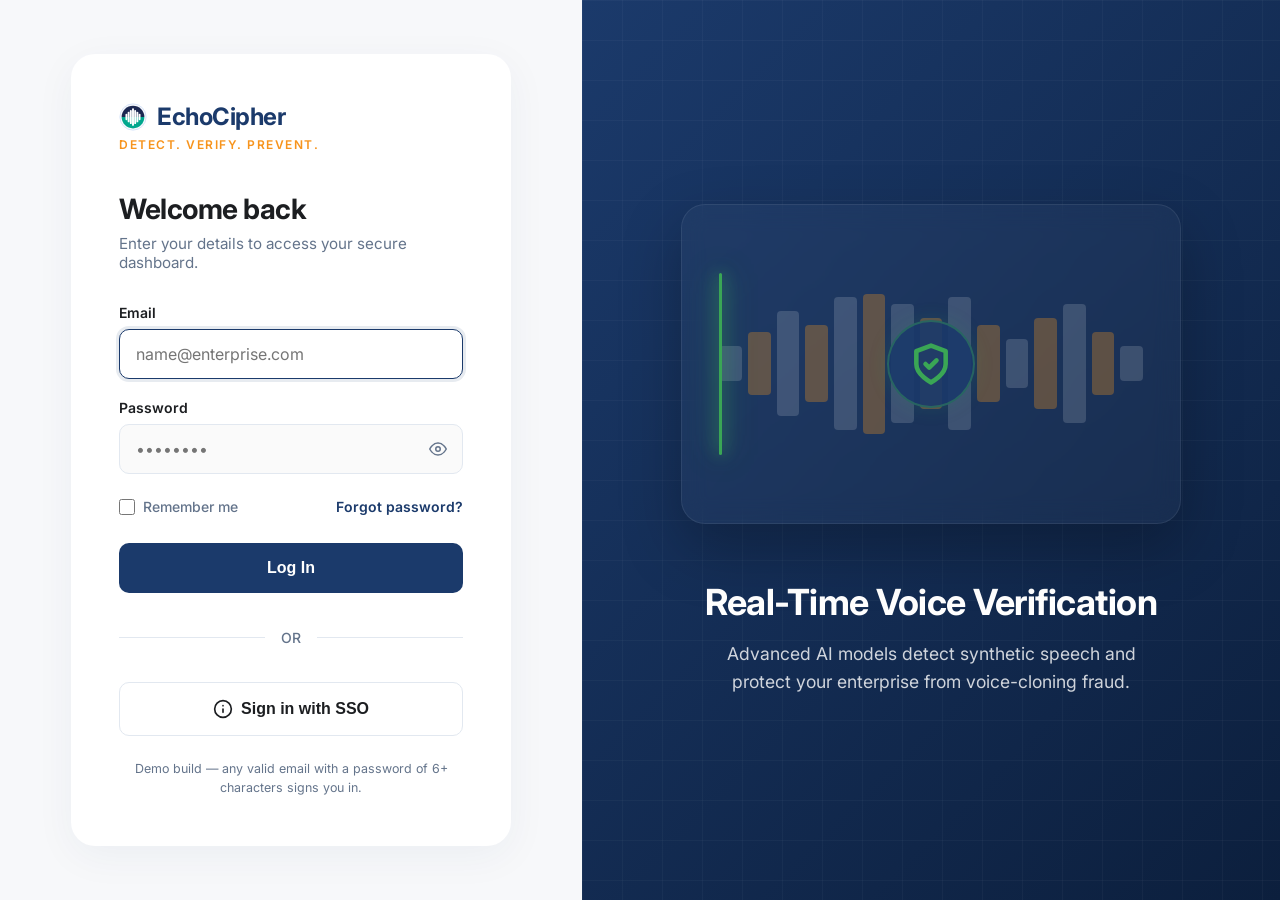
<file: index.html>
<!DOCTYPE html>
<html lang="en">
<head>
    <meta charset="UTF-8">
    <meta name="viewport" content="width=device-width, initial-scale=1.0">
    <title>Login - EchoCipher</title>
    <meta name="description" content="EchoCipher Login - Real-Time AI Voice-Clone Detection & Prevention">
    <link rel="stylesheet" href="index.css">
    <link href="https://fonts.googleapis.com/css2?family=Inter:wght@400;500;600;700&display=swap" rel="stylesheet">
</head>
<body>
    <div class="split-layout">
        <!-- Left Side: Login Form -->
        <div class="form-panel">
            <div class="form-container">
                <!-- Logo & Tagline -->
                <div class="brand-header">
                    <div class="logo-container">
                        <svg class="logo-icon" viewBox="0 0 32 32" fill="none" xmlns="http://www.w3.org/2000/svg">
                            <circle cx="16" cy="16" r="15" fill="#F8FAFC" stroke="#D3E1F8" stroke-width="1"/>
                            <path d="M 3 16 A 13 13 0 0 1 29 16 Z" fill="#1C2852"/>
                            <path d="M 3 16 A 13 13 0 0 0 29 16 Z" fill="#00A78E"/>
                            <g stroke="white" stroke-width="2.2" stroke-linecap="round">
                                <line x1="8.5" y1="13.5" x2="8.5" y2="18.5"/>
                                <line x1="11" y1="11" x2="11" y2="21"/>
                                <line x1="13.5" y1="9" x2="13.5" y2="23"/>
                                <line x1="16" y1="7" x2="16" y2="25"/>
                                <line x1="18.5" y1="9" x2="18.5" y2="23"/>
                                <line x1="21" y1="11" x2="21" y2="21"/>
                                <line x1="23.5" y1="13.5" x2="23.5" y2="18.5"/>
                            </g>
                        </svg>
                        <span class="logo-text">EchoCipher</span>
                    </div>
                    <p class="tagline">Detect. Verify. Prevent.</p>
                </div>
                
                <div class="login-header">
                    <h1>Welcome back</h1>
                    <p>Enter your details to access your secure dashboard.</p>
                </div>

                <form class="login-form" id="loginForm" novalidate>
                    <div class="input-group">
                        <label for="email">Email</label>
                        <input type="email" id="email" name="email" autocomplete="username"
                               placeholder="name@enterprise.com" required aria-describedby="emailError">
                        <span class="field-error" id="emailError" role="alert" hidden></span>
                    </div>
                    <div class="input-group">
                        <label for="password">Password</label>
                        <div class="password-wrap">
                            <input type="password" id="password" name="password" autocomplete="current-password"
                                   placeholder="••••••••" required aria-describedby="passwordError">
                            <button type="button" class="password-toggle" id="togglePassword"
                                    aria-label="Show password">
                                <svg viewBox="0 0 24 24" width="18" height="18" stroke="currentColor" stroke-width="2" fill="none" stroke-linecap="round" stroke-linejoin="round"><path d="M1 12s4-8 11-8 11 8 11 8-4 8-11 8-11-8-11-8z"></path><circle cx="12" cy="12" r="3"></circle></svg>
                            </button>
                        </div>
                        <span class="field-error" id="passwordError" role="alert" hidden></span>
                    </div>
                    <div class="form-actions">
                        <label class="remember-me">
                            <input type="checkbox" id="rememberMe">
                            Remember me
                        </label>
                        <button type="button" class="forgot-password" id="forgotPasswordBtn">Forgot password?</button>
                    </div>

                    <button type="submit" class="btn-primary" id="loginBtn">Log In</button>

                    <div class="divider">
                        <span>OR</span>
                    </div>

                    <button type="button" class="btn-secondary" id="ssoBtn">
                        <svg class="sso-icon" viewBox="0 0 24 24" fill="none" xmlns="http://www.w3.org/2000/svg">
                            <path d="M12 22C17.5228 22 22 17.5228 22 12C22 6.47715 17.5228 2 12 2C6.47715 2 2 6.47715 2 12C2 17.5228 6.47715 22 12 22Z" stroke="currentColor" stroke-width="2"/>
                            <path d="M12 16V12" stroke="currentColor" stroke-width="2" stroke-linecap="round"/>
                            <path d="M12 8H12.01" stroke="currentColor" stroke-width="2" stroke-linecap="round"/>
                        </svg>
                        Sign in with SSO
                    </button>

                    <p class="demo-hint">
                        Demo build &mdash; any valid email with a password of 6+ characters signs you in.
                    </p>
                </form>
            </div>
        </div>

        <!-- Right Side: Visual Panel -->
        <div class="visual-panel">
            <div class="visual-content">
                <div class="illustration-container">
                    <!-- Scanner Animation -->
                    <div class="scanner-wrapper">
                        <div class="waveform">
                            <!-- Dynamic sound bars generated via CSS -->
                            <div class="bar" style="height: 25%"></div>
                            <div class="bar" style="height: 45%"></div>
                            <div class="bar" style="height: 75%"></div>
                            <div class="bar" style="height: 55%"></div>
                            <div class="bar" style="height: 95%"></div>
                            <div class="bar" style="height: 100%"></div>
                            <div class="bar" style="height: 85%"></div>
                            <div class="bar" style="height: 65%"></div>
                            <div class="bar" style="height: 95%"></div>
                            <div class="bar" style="height: 55%"></div>
                            <div class="bar" style="height: 35%"></div>
                            <div class="bar" style="height: 65%"></div>
                            <div class="bar" style="height: 85%"></div>
                            <div class="bar" style="height: 45%"></div>
                            <div class="bar" style="height: 25%"></div>
                        </div>
                        <div class="scanner-line"></div>
                        <div class="shield-overlay">
                            <svg viewBox="0 0 24 24" fill="none" xmlns="http://www.w3.org/2000/svg">
                                <path d="M12 22s8-4 8-10V5l-8-3-8 3v7c0 6 8 10 8 10z" stroke="#3AA655" stroke-width="2.5" stroke-linecap="round" stroke-linejoin="round"/>
                                <path d="M9 12l2 2 4-4" stroke="#3AA655" stroke-width="2.5" stroke-linecap="round" stroke-linejoin="round"/>
                            </svg>
                        </div>
                    </div>
                </div>
                <div class="visual-text">
                    <h2>Real-Time Voice Verification</h2>
                    <p>Advanced AI models detect synthetic speech and protect your enterprise from voice-cloning fraud.</p>
                </div>
            </div>
        </div>
    </div>
    <script src="app.js"></script>
    <script src="script.js"></script>
</body>
</html>
</file>
<file: index.css>
:root {
    --primary-color: #1B3A6B; /* Navy Blue */
    --accent-orange: #F7941D; /* Orange */
    --accent-green: #3AA655;  /* Green */
    --bg-light: #F7F8FA;      /* Light Grey */
    --text-dark: #1C1E21;     /* Charcoal */
    --text-muted: #64748b;
    --border-color: #e2e8f0;
    --white: #ffffff;
}

* {
    box-sizing: border-box;
    margin: 0;
    padding: 0;
}

body {
    font-family: 'Inter', sans-serif;
    background-color: var(--bg-light);
    color: var(--text-dark);
    height: 100vh;
    display: flex;
    overflow: hidden;
}

.split-layout {
    display: flex;
    width: 100%;
    height: 100%;
}

/* LEFT SIDE - FORM PANEL */
.form-panel {
    flex: 1;
    display: flex;
    justify-content: center;
    align-items: center;
    background-color: var(--bg-light);
    padding: 2rem;
}

.form-container {
    width: 100%;
    max-width: 440px;
    background-color: var(--white);
    padding: 3rem;
    border-radius: 24px;
    box-shadow: 0 10px 40px rgba(27, 58, 107, 0.05);
}

.brand-header {
    margin-bottom: 2.5rem;
}

.logo-container {
    display: flex;
    align-items: center;
    gap: 10px;
    margin-bottom: 6px;
}

.logo-icon {
    width: 28px;
    height: 28px;
    color: var(--primary-color);
}

.logo-text {
    font-size: 1.5rem;
    font-weight: 700;
    color: var(--primary-color);
    letter-spacing: -0.5px;
}

.tagline {
    font-size: 0.75rem;
    color: var(--accent-orange);
    font-weight: 600;
    text-transform: uppercase;
    letter-spacing: 1.5px;
}

.login-header {
    margin-bottom: 2rem;
}

.login-header h1 {
    font-size: 1.75rem;
    font-weight: 700;
    color: var(--text-dark);
    margin-bottom: 0.5rem;
    letter-spacing: -0.5px;
}

.login-header p {
    color: var(--text-muted);
    font-size: 0.95rem;
}

.login-form {
    display: flex;
    flex-direction: column;
    gap: 1.25rem;
}

.input-group {
    display: flex;
    flex-direction: column;
    gap: 0.5rem;
}

.input-group label {
    font-size: 0.875rem;
    font-weight: 600;
    color: var(--text-dark);
}

.input-group input {
    padding: 0.875rem 1rem;
    border: 1px solid var(--border-color);
    border-radius: 10px;
    font-size: 1rem;
    font-family: inherit;
    transition: all 0.2s ease;
    background-color: #fafafa;
    color: var(--text-dark);
}

.input-group input:focus {
    outline: none;
    border-color: var(--primary-color);
    box-shadow: 0 0 0 3px rgba(27, 58, 107, 0.1);
    background-color: var(--white);
}

.form-actions {
    display: flex;
    justify-content: space-between;
    align-items: center;
    margin-top: 0.25rem;
    margin-bottom: 0.5rem;
}

.remember-me {
    display: flex;
    align-items: center;
    gap: 0.5rem;
    font-size: 0.875rem;
    color: var(--text-muted);
    cursor: pointer;
    font-weight: 500;
}

.remember-me input {
    accent-color: var(--primary-color);
    width: 16px;
    height: 16px;
    cursor: pointer;
}

.forgot-password {
    font-size: 0.875rem;
    color: var(--primary-color);
    font-weight: 600;
    text-decoration: none;
    transition: color 0.2s;
}

.forgot-password:hover {
    color: var(--accent-orange);
}

.btn-primary {
    background-color: var(--primary-color);
    color: var(--white);
    border: none;
    padding: 1rem;
    border-radius: 10px;
    font-size: 1rem;
    font-weight: 600;
    cursor: pointer;
    transition: all 0.2s ease;
    display: flex;
    justify-content: center;
    align-items: center;
}

.btn-primary:hover {
    background-color: #12284c;
    transform: translateY(-1px);
    box-shadow: 0 4px 12px rgba(27, 58, 107, 0.2);
}

.btn-primary:active {
    transform: translateY(0);
}

.divider {
    display: flex;
    align-items: center;
    text-align: center;
    color: var(--text-muted);
    font-size: 0.875rem;
    margin: 1rem 0;
    font-weight: 500;
}

.divider::before,
.divider::after {
    content: '';
    flex: 1;
    border-bottom: 1px solid var(--border-color);
}

.divider span {
    padding: 0 1rem;
}

.btn-secondary {
    background-color: var(--white);
    color: var(--text-dark);
    border: 1px solid var(--border-color);
    padding: 1rem;
    border-radius: 10px;
    font-size: 1rem;
    font-weight: 600;
    cursor: pointer;
    transition: all 0.2s ease;
    display: flex;
    justify-content: center;
    align-items: center;
    gap: 8px;
}

.btn-secondary:hover {
    background-color: #f8fafc;
    border-color: #cbd5e1;
}

.sso-icon {
    width: 20px;
    height: 20px;
}

/* RIGHT SIDE - VISUAL PANEL */
.visual-panel {
    flex: 1.1;
    background: linear-gradient(135deg, var(--primary-color) 0%, #0c1f3d 100%);
    position: relative;
    display: flex;
    justify-content: center;
    align-items: center;
    color: var(--white);
    padding: 4rem;
    overflow: hidden;
}

/* Subtle tech grid background */
.visual-panel::before {
    content: '';
    position: absolute;
    top: 0; left: 0; right: 0; bottom: 0;
    background-image: 
        linear-gradient(rgba(255, 255, 255, 0.03) 1px, transparent 1px),
        linear-gradient(90deg, rgba(255, 255, 255, 0.03) 1px, transparent 1px);
    background-size: 40px 40px;
    z-index: 1;
}

.visual-content {
    position: relative;
    z-index: 2;
    max-width: 500px;
    width: 100%;
    display: flex;
    flex-direction: column;
    align-items: center;
    text-align: center;
}

.illustration-container {
    width: 100%;
    height: 320px;
    background: rgba(255, 255, 255, 0.03);
    border: 1px solid rgba(255, 255, 255, 0.08);
    border-radius: 24px;
    backdrop-filter: blur(12px);
    margin-bottom: 3.5rem;
    display: flex;
    justify-content: center;
    align-items: center;
    position: relative;
    overflow: hidden;
    box-shadow: 0 24px 60px rgba(0,0,0,0.25);
}

/* Waveform Animation */
.scanner-wrapper {
    position: relative;
    width: 85%;
    height: 140px;
    display: flex;
    align-items: center;
    justify-content: center;
}

.waveform {
    display: flex;
    align-items: center;
    justify-content: space-between;
    width: 100%;
    height: 100%;
    gap: 6px;
}

.bar {
    flex: 1;
    background: rgba(255, 255, 255, 0.15);
    border-radius: 4px;
    transition: all 0.3s ease;
    animation: wave 1.8s ease-in-out infinite alternate;
}

.bar:nth-child(even) {
    background: rgba(247, 148, 29, 0.3); /* Accent orange subtle */
}

/* Stagger animation for waveform effect */
.bar:nth-child(1) { animation-delay: 0.1s; }
.bar:nth-child(2) { animation-delay: 0.2s; }
.bar:nth-child(3) { animation-delay: 0.3s; }
.bar:nth-child(4) { animation-delay: 0.4s; }
.bar:nth-child(5) { animation-delay: 0.5s; }
.bar:nth-child(6) { animation-delay: 0.6s; }
.bar:nth-child(7) { animation-delay: 0.7s; }
.bar:nth-child(8) { animation-delay: 0.8s; }
.bar:nth-child(9) { animation-delay: 0.9s; }
.bar:nth-child(10) { animation-delay: 1.0s; }
.bar:nth-child(11) { animation-delay: 1.1s; }
.bar:nth-child(12) { animation-delay: 1.2s; }
.bar:nth-child(13) { animation-delay: 1.3s; }
.bar:nth-child(14) { animation-delay: 1.4s; }
.bar:nth-child(15) { animation-delay: 1.5s; }

@keyframes wave {
    0% { transform: scaleY(0.2); opacity: 0.3; }
    100% { transform: scaleY(1); opacity: 1; }
}

.scanner-line {
    position: absolute;
    top: -15%;
    bottom: -15%;
    width: 3px;
    background: var(--accent-green);
    box-shadow: 0 0 15px var(--accent-green), 0 0 30px var(--accent-green);
    left: 0;
    border-radius: 2px;
    animation: scan 3.5s ease-in-out infinite;
    z-index: 2;
}

@keyframes scan {
    0% { left: 0%; opacity: 0; }
    10% { opacity: 1; }
    50% { left: 100%; opacity: 1;}
    55% { opacity: 0; }
    100% { left: 100%; opacity: 0; }
}

.shield-overlay {
    position: absolute;
    top: 50%;
    left: 50%;
    transform: translate(-50%, -50%);
    width: 88px;
    height: 88px;
    background: rgba(27, 58, 107, 0.9);
    border-radius: 50%;
    display: flex;
    justify-content: center;
    align-items: center;
    box-shadow: 0 0 20px rgba(58, 166, 85, 0.15);
    z-index: 3;
    border: 2px solid rgba(58, 166, 85, 0.4);
    animation: pulse 2.5s infinite;
}

.shield-overlay svg {
    width: 44px;
    height: 44px;
}

@keyframes pulse {
    0% { box-shadow: 0 0 0 0 rgba(58, 166, 85, 0.5); }
    70% { box-shadow: 0 0 0 24px rgba(58, 166, 85, 0); }
    100% { box-shadow: 0 0 0 0 rgba(58, 166, 85, 0); }
}

.visual-text h2 {
    font-size: 2.25rem;
    font-weight: 700;
    margin-bottom: 1rem;
    letter-spacing: -0.5px;
}

.visual-text p {
    font-size: 1.1rem;
    color: rgba(255, 255, 255, 0.8);
    line-height: 1.6;
    max-width: 420px;
    margin: 0 auto;
}

@keyframes spinner {
    to { transform: rotate(360deg); }
}

.spinner-icon {
    margin-left: 8px; 
    width: 18px; 
    height: 18px; 
    border: 2px solid rgba(255,255,255,0.3); 
    border-top: 2px solid var(--white); 
    border-radius: 50%; 
    animation: spinner 0.8s linear infinite;
    display: inline-block;
}

/* Responsive */
@media (max-width: 960px) {
    .split-layout {
        flex-direction: column-reverse;
    }
    .form-panel {
        padding: 2rem 1rem;
    }
    .visual-panel {
        display: none;
    }
}

/* =====================================================================
   FORM VALIDATION, PASSWORD TOGGLE, MODAL & TOASTS (login page)
   ===================================================================== */

.field-error {
    font-size: 0.8rem;
    font-weight: 500;
    color: #E11D48;
}

.input-group input.invalid {
    border-color: #E11D48;
    background-color: #FFF5F7;
}

.input-group input.invalid:focus {
    box-shadow: 0 0 0 3px rgba(225, 29, 72, 0.12);
    border-color: #E11D48;
}

.password-wrap {
    position: relative;
    display: flex;
}

.password-wrap input {
    width: 100%;
    padding-right: 3rem;
}

.password-toggle {
    position: absolute;
    right: 0.5rem;
    top: 50%;
    transform: translateY(-50%);
    background: none;
    border: none;
    color: var(--text-muted);
    cursor: pointer;
    padding: 0.5rem;
    display: flex;
    align-items: center;
    border-radius: 6px;
}

.password-toggle:hover { color: var(--primary-color); background-color: var(--bg-light); }
.password-toggle.active { color: var(--primary-color); }

button.forgot-password {
    background: none;
    border: none;
    padding: 0;
    font-family: inherit;
    cursor: pointer;
}

.btn-primary:disabled { opacity: 0.9; cursor: wait; transform: none; }

.demo-hint {
    font-size: 0.78rem;
    color: var(--text-muted);
    text-align: center;
    line-height: 1.5;
    margin-top: 0.25rem;
}

/* --- shared modal (markup comes from app.js) --- */
.modal-overlay {
    position: fixed;
    inset: 0;
    background-color: rgba(15, 23, 42, 0.45);
    display: flex;
    align-items: center;
    justify-content: center;
    padding: 1.5rem;
    z-index: 200;
    opacity: 0;
    transition: opacity 0.18s ease;
}

.modal-overlay.open { opacity: 1; }

.modal {
    background-color: var(--white);
    border-radius: 14px;
    width: 100%;
    max-width: 460px;
    max-height: 90vh;
    overflow-y: auto;
    box-shadow: 0 24px 60px rgba(15, 23, 42, 0.28);
    transform: translateY(12px);
    transition: transform 0.18s ease;
}

.modal-overlay.open .modal { transform: translateY(0); }

.modal-header {
    display: flex;
    justify-content: space-between;
    align-items: center;
    padding: 1.25rem 1.5rem;
    border-bottom: 1px solid var(--border-color);
}

.modal-header h3 { font-size: 1.1rem; color: var(--primary-color); }

.modal-body {
    padding: 1.5rem;
    font-size: 0.9rem;
    line-height: 1.6;
}

.modal-body .field {
    display: flex;
    flex-direction: column;
    gap: 0.4rem;
}

.modal-body .field label { font-size: 0.85rem; font-weight: 600; }

.modal-body .field input {
    padding: 0.7rem 0.9rem;
    border: 1px solid var(--border-color);
    border-radius: 8px;
    font-family: inherit;
    font-size: 0.9rem;
    background-color: #fafafa;
    color: var(--text-dark);
}

.modal-body .field input:focus {
    outline: none;
    border-color: var(--primary-color);
    background-color: var(--white);
    box-shadow: 0 0 0 3px rgba(27, 58, 107, 0.1);
}

.modal-body .hint { font-size: 0.78rem; color: var(--text-muted); }

.modal-footer {
    display: flex;
    justify-content: flex-end;
    gap: 0.75rem;
    padding: 1rem 1.5rem;
    border-top: 1px solid var(--border-color);
}

.modal-footer .btn-primary,
.modal-footer .btn-secondary {
    padding: 0.65rem 1.1rem;
    font-size: 0.9rem;
    border-radius: 8px;
}

.modal .btn-icon {
    background: none;
    border: none;
    color: var(--text-muted);
    cursor: pointer;
    padding: 0.4rem;
    border-radius: 6px;
    display: flex;
}

.modal .btn-icon:hover { color: var(--text-dark); background-color: var(--bg-light); }

/* --- toasts --- */
.toast-host {
    position: fixed;
    bottom: 1.5rem;
    right: 1.5rem;
    display: flex;
    flex-direction: column;
    gap: 0.6rem;
    z-index: 300;
    pointer-events: none;
}

.toast {
    background-color: #0F172A;
    color: #fff;
    padding: 0.8rem 1.1rem;
    border-radius: 10px;
    font-size: 0.875rem;
    font-weight: 500;
    box-shadow: 0 10px 30px rgba(15, 23, 42, 0.25);
    max-width: 340px;
    border-left: 3px solid var(--primary-color);
    animation: toastIn 0.22s ease;
}

.toast.toast-success { border-left-color: var(--accent-green); }
.toast.toast-error { border-left-color: #E11D48; }
.toast.toast-warn { border-left-color: var(--accent-orange); }
.toast.leaving { opacity: 0; transform: translateX(12px); transition: all 0.24s ease; }

@keyframes toastIn {
    from { opacity: 0; transform: translateX(16px); }
    to { opacity: 1; transform: translateX(0); }
}

@media (max-width: 640px) {
    .toast-host { left: 1rem; right: 1rem; bottom: 1rem; }
    .toast { max-width: none; }
}
</file>
<file: dashboard.css>
:root {
    --primary-color: #1B3A6B; 
    --accent-orange: #F7941D; 
    --accent-green: #00A78E;  
    --accent-red: #E11D48;
    --accent-purple: #8B5CF6;
    --bg-light: #F7F8FA;
    --card-bg: #FFFFFF;
    --text-dark: #1C1E21;
    --text-muted: #64748B;
    --border-color: #E2E8F0;
    --sidebar-width: 260px;
}

*, *::before, *::after {
    margin: 0;
    padding: 0;
    box-sizing: border-box;
}

body {
    font-family: 'Inter', sans-serif;
    background-color: var(--bg-light);
    color: var(--text-dark);
    height: 100vh;
    width: 100vw;
    overflow: hidden;
}

.app-container {
    display: flex;
    width: 100%;
    height: 100%;
}

/* SIDEBAR */
.sidebar {
    width: var(--sidebar-width);
    flex-shrink: 0;
    background-color: var(--card-bg);
    border-right: 1px solid var(--border-color);
    display: flex;
    flex-direction: column;
    padding: 1.5rem;
    z-index: 10;
    height: 100vh;
    overflow-y: auto;
}

.sidebar-header {
    display: flex;
    align-items: center;
    gap: 12px;
    margin-bottom: 2.5rem;
    flex-shrink: 0;
}

.logo-icon {
    width: 32px;
    height: 32px;
    flex-shrink: 0;
}

.brand-name {
    font-size: 1.25rem;
    font-weight: 700;
    color: var(--primary-color);
    letter-spacing: -0.5px;
}

.sidebar-nav {
    display: flex;
    flex-direction: column;
    gap: 0.5rem;
    flex: 1;
}

.nav-item {
    display: flex;
    align-items: center;
    gap: 12px;
    padding: 0.875rem 1rem;
    border-radius: 8px;
    text-decoration: none;
    color: var(--text-muted);
    font-weight: 500;
    font-size: 0.95rem;
    transition: all 0.2s ease;
}

.nav-item:hover {
    background-color: var(--bg-light);
    color: var(--primary-color);
}

.nav-item.active {
    background-color: var(--primary-color);
    color: white;
}

.team-badge {
    margin-top: auto;
    padding: 1rem;
    background: linear-gradient(135deg, rgba(247, 148, 29, 0.1) 0%, rgba(247, 148, 29, 0.05) 100%);
    border-radius: 12px;
    border: 1px solid rgba(247, 148, 29, 0.2);
    display: flex;
    align-items: center;
    gap: 12px;
    flex-shrink: 0;
}

.dev-icon {
    display: flex;
    justify-content: center;
    align-items: center;
    width: 36px;
    height: 36px;
    background: white;
    border-radius: 8px;
    box-shadow: 0 2px 5px rgba(0,0,0,0.05);
    flex-shrink: 0;
}

.team-info {
    display: flex;
    flex-direction: column;
}

.team-name {
    font-size: 0.85rem;
    font-weight: 700;
    color: var(--primary-color);
}

.team-event {
    font-size: 0.75rem;
    font-weight: 600;
    color: var(--accent-orange);
    text-transform: uppercase;
}

/* MAIN CONTENT */
.main-content {
    display: flex;
    flex-direction: column;
    flex: 1;
    min-width: 0;
    height: 100vh;
    overflow-y: auto;
}

/* TOP HEADER */
.top-header {
    flex-shrink: 0;
    width: 100%;
    height: 72px;
    background-color: var(--card-bg);
    border-bottom: 1px solid var(--border-color);
    display: flex;
    justify-content: space-between;
    align-items: center;
    padding: 0 2rem;
    position: sticky;
    top: 0;
    z-index: 5;
}

.search-bar {
    display: flex;
    align-items: center;
    gap: 10px;
    background-color: var(--bg-light);
    padding: 0.5rem 1rem;
    border-radius: 8px;
    width: 300px;
    border: 1px solid transparent;
    transition: all 0.2s;
}

.search-bar:focus-within {
    border-color: var(--primary-color);
    background-color: white;
}

.search-bar input {
    border: none;
    background: transparent;
    outline: none;
    width: 100%;
    font-family: inherit;
    font-size: 0.9rem;
    color: var(--text-dark);
}

.user-profile {
    display: flex;
    align-items: center;
    gap: 1.5rem;
}

.btn-notification {
    background: none;
    border: none;
    color: var(--text-muted);
    cursor: pointer;
    position: relative;
    display: flex;
    align-items: center;
    justify-content: center;
    width: 40px;
    height: 40px;
    border-radius: 50%;
    transition: background-color 0.2s;
}

.btn-notification:hover {
    background-color: var(--bg-light);
    color: var(--primary-color);
}

.btn-notification .badge {
    position: absolute;
    top: 6px;
    right: 6px;
    background-color: var(--accent-orange);
    color: white;
    font-size: 0.65rem;
    font-weight: 700;
    width: 16px;
    height: 16px;
    border-radius: 50%;
    display: flex;
    align-items: center;
    justify-content: center;
    border: 2px solid var(--card-bg);
}

.avatar img {
    width: 36px;
    height: 36px;
    border-radius: 50%;
    object-fit: cover;
    border: 2px solid var(--border-color);
}

/* DASHBOARD WRAPPER */
.dashboard-wrapper {
    width: 100%;
    max-width: 1440px;
    margin: 0 auto;
    padding: 28px 32px;
}

/* DASHBOARD HERO */
.dash-hero {
    position: relative;
    overflow: hidden;
    display: flex;
    align-items: center;
    justify-content: space-between;
    gap: 2.5rem;
    background: linear-gradient(120deg, #101B3A 0%, #16264F 45%, #1B3A6B 100%);
    border-radius: 20px;
    padding: 3.25rem 3rem;
    margin-bottom: 2.25rem;
}

.dash-hero::after {
    content: "";
    position: absolute;
    top: -40%;
    right: -8%;
    width: 480px;
    height: 480px;
    border-radius: 50%;
    background: radial-gradient(circle, rgba(99, 132, 255, 0.18) 0%, rgba(99, 132, 255, 0) 68%);
    pointer-events: none;
}

.hero-copy {
    position: relative;
    z-index: 1;
    max-width: 640px;
}

.hero-badge {
    display: inline-flex;
    align-items: center;
    gap: 8px;
    background-color: rgba(255, 255, 255, 0.08);
    border: 1px solid rgba(255, 255, 255, 0.14);
    color: #C7D6F5;
    padding: 0.45rem 1rem;
    border-radius: 999px;
    font-size: 0.72rem;
    font-weight: 700;
    letter-spacing: 1.2px;
    text-transform: uppercase;
}

.dash-hero h1 {
    margin: 1.5rem 0 0;
    font-size: 3rem;
    line-height: 1.12;
    font-weight: 700;
    letter-spacing: -1px;
    color: #FFFFFF;
}

.hero-accent {
    display: block;
    color: #8FA8F0;
}

.dash-hero p {
    margin-top: 1.25rem;
    max-width: 34rem;
    font-size: 1.05rem;
    line-height: 1.6;
    color: #C2CCE4;
}

.hero-actions {
    display: flex;
    flex-wrap: wrap;
    gap: 1rem;
    margin-top: 2rem;
}

.hero-btn {
    display: inline-flex;
    align-items: center;
    justify-content: center;
    gap: 10px;
    padding: 0.9rem 1.6rem;
    border-radius: 10px;
    border: 1px solid transparent;
    font-family: inherit;
    font-size: 0.95rem;
    font-weight: 600;
    text-decoration: none;
    cursor: pointer;
    transition: all 0.2s;
}

.hero-btn.primary {
    background-color: #3B5BDB;
    color: #FFFFFF;
}

.hero-btn.primary:hover {
    background-color: #304EC4;
    transform: translateY(-1px);
    box-shadow: 0 8px 20px rgba(59, 91, 219, 0.35);
}

.hero-btn.ghost {
    background-color: #FFFFFF;
    color: var(--primary-color);
}

.hero-btn.ghost:hover {
    background-color: #EEF2FB;
    transform: translateY(-1px);
}

.hero-visual {
    position: relative;
    z-index: 1;
    flex-shrink: 0;
}

.hero-emblem {
    display: grid;
    place-items: center;
    width: 168px;
    height: 168px;
    border-radius: 50%;
    background-color: rgba(255, 255, 255, 0.06);
    border: 1px solid rgba(255, 255, 255, 0.1);
}

.hero-emblem svg {
    width: 84px;
    height: 84px;
}

.dashboard-header {
    display: flex;
    justify-content: space-between;
    align-items: flex-end;
    margin-bottom: 2rem;
}

.dashboard-header h1 {
    font-size: 1.75rem;
    color: var(--primary-color);
    margin-bottom: 0.25rem;
}

.dashboard-header p {
    color: var(--text-muted);
    font-size: 0.95rem;
}

.btn-primary {
    display: flex;
    align-items: center;
    justify-content: center;
    gap: 8px;
    background-color: var(--primary-color);
    color: white;
    border: none;
    padding: 0.75rem 1.25rem;
    border-radius: 8px;
    font-size: 0.9rem;
    font-weight: 600;
    cursor: pointer;
    transition: all 0.2s;
}

.btn-primary:hover {
    background-color: #12284C;
    transform: translateY(-1px);
    box-shadow: 0 4px 12px rgba(27, 58, 107, 0.2);
}

/* KPI CARDS */
.kpi-grid {
    display: grid;
    grid-template-columns: repeat(4, 1fr);
    gap: 1.5rem;
    margin-bottom: 2rem;
}

.kpi-card {
    background-color: var(--card-bg);
    border: 1px solid var(--border-color);
    border-radius: 12px;
    padding: 1.5rem;
    display: flex;
    align-items: center;
    position: relative;
    box-shadow: 0 2px 10px rgba(0,0,0,0.02);
}

.kpi-icon {
    width: 54px;
    height: 54px;
    border-radius: 12px;
    display: flex;
    align-items: center;
    justify-content: center;
    margin-right: 1rem;
    flex-shrink: 0;
}

.kpi-icon.blue { background-color: rgba(27, 58, 107, 0.1); color: var(--primary-color); }
.kpi-icon.red { background-color: rgba(225, 29, 72, 0.1); color: var(--accent-red); }
.kpi-icon.green { background-color: rgba(0, 167, 142, 0.1); color: var(--accent-green); }
.kpi-icon.purple { background-color: rgba(139, 92, 246, 0.1); color: var(--accent-purple); }

.kpi-details h3 {
    font-size: 1.5rem;
    font-weight: 700;
    color: var(--text-dark);
}

.kpi-details p {
    font-size: 0.85rem;
    color: var(--text-muted);
    font-weight: 500;
}

.kpi-details .mock-tag {
    font-size: 0.6rem;
    background: #E2E8F0;
    color: #64748B;
    padding: 2px 6px;
    border-radius: 4px;
    display: inline-block;
    margin-top: 4px;
    text-transform: uppercase;
    letter-spacing: 0.5px;
}

.kpi-trend {
    position: absolute;
    top: 1.5rem;
    right: 1.5rem;
    font-size: 0.8rem;
    font-weight: 600;
    display: flex;
    flex-direction: column;
    align-items: flex-end;
}

.trend-duration {
    font-size: 0.65rem;
    color: var(--text-muted);
    font-weight: 400;
    margin-top: 2px;
}

.kpi-trend.positive { color: var(--accent-green); }
.kpi-trend.negative { color: var(--accent-red); }

/* DASHBOARD GRID */
.dashboard-grid {
    display: grid;
    grid-template-columns: minmax(0, 2fr) minmax(320px, 1fr);
    gap: 1.5rem;
}

.grid-left, .grid-right {
    display: flex;
    flex-direction: column;
    gap: 1.5rem;
}

.dashboard-card {
    background-color: var(--card-bg);
    border: 1px solid var(--border-color);
    border-radius: 12px;
    padding: 1.5rem;
    box-shadow: 0 2px 10px rgba(0,0,0,0.02);
}

.card-header {
    margin-bottom: 1.5rem;
}

.card-header.flex-between {
    display: flex;
    justify-content: space-between;
    align-items: center;
}

.card-header h3 {
    font-size: 1.1rem;
    color: var(--primary-color);
    margin-bottom: 0.25rem;
}

.card-header p {
    font-size: 0.9rem;
    color: var(--text-muted);
}

/* UPLOAD ZONE / ANALYZE CARD */
.analyze-card {
    display: flex;
    flex-direction: column;
    min-height: 340px;
}

.upload-zone {
    flex: 1;
    border: 2px dashed var(--border-color);
    border-radius: 8px;
    display: flex;
    flex-direction: column;
    align-items: center;
    justify-content: center;
    text-align: center;
    padding: 2.5rem 1rem;
    background-color: #FAFAFA;
    cursor: pointer;
    transition: all 0.2s;
}

.upload-zone:hover {
    border-color: var(--primary-color);
    background-color: rgba(27, 58, 107, 0.02);
}

.upload-zone h4 {
    margin-top: 1.25rem;
    font-size: 1.1rem;
    color: var(--text-dark);
}

.upload-zone p {
    margin-top: 0.5rem;
    font-size: 0.95rem;
    font-weight: 400;
    color: var(--text-muted);
}

.upload-zone .file-hint {
    margin-top: 1.5rem;
    font-size: 0.8rem;
    font-weight: 500;
    color: var(--text-muted);
}

.btn-outline {
    margin-top: 1.25rem;
    background-color: white;
    color: var(--primary-color);
    border: 1px solid var(--border-color);
    padding: 0.6rem 1.5rem;
    border-radius: 6px;
    font-size: 0.9rem;
    font-weight: 600;
    cursor: pointer;
    transition: all 0.2s;
}

.upload-zone:hover .btn-outline {
    border-color: var(--primary-color);
}

/* SCAN PREVIEW */
.scan-preview {
    flex: 1;
    display: flex;
    flex-direction: column;
    justify-content: center;
    gap: 1.5rem;
    padding: 1rem 0;
}

.file-info {
    display: flex;
    align-items: center;
    padding: 1rem;
    border: 1px solid var(--border-color);
    border-radius: 8px;
    background-color: #FAFAFA;
}

.file-icon {
    width: 40px;
    height: 40px;
    background-color: rgba(27, 58, 107, 0.1);
    color: var(--primary-color);
    border-radius: 8px;
    display: flex;
    align-items: center;
    justify-content: center;
    margin-right: 1rem;
}

.file-details {
    flex: 1;
}

.file-details h4 {
    font-size: 0.95rem;
    color: var(--text-dark);
    margin-bottom: 2px;
}

.file-details p {
    font-size: 0.8rem;
    color: var(--text-muted);
}

.btn-icon {
    background: none;
    border: none;
    color: var(--text-muted);
    cursor: pointer;
    padding: 0.5rem;
    border-radius: 4px;
}

.btn-icon:hover {
    color: var(--accent-red);
    background-color: rgba(225, 29, 72, 0.1);
}

.audio-player-mock {
    display: flex;
    align-items: center;
    gap: 1rem;
    padding: 1rem;
    background-color: var(--primary-color);
    border-radius: 8px;
}

.player-controls {
    width: 32px;
    height: 32px;
    background-color: white;
    color: var(--primary-color);
    border-radius: 50%;
    display: flex;
    align-items: center;
    justify-content: center;
    cursor: pointer;
}

.waveform-mock {
    flex: 1;
    height: 32px;
    background-image: repeating-linear-gradient(90deg, rgba(255,255,255,0.4) 0px, rgba(255,255,255,0.4) 2px, transparent 2px, transparent 6px);
    background-position: center;
    border-radius: 4px;
}

/* SCAN RESULTS */
.scan-results {
    flex: 1;
    display: flex;
    flex-direction: column;
    justify-content: center;
    gap: 1rem;
    padding: 1rem 0;
}

.result-header {
    display: flex;
    justify-content: space-between;
    align-items: center;
    padding-bottom: 1rem;
    border-bottom: 1px solid var(--border-color);
}

.result-header h4 {
    color: var(--text-dark);
    font-size: 1.1rem;
}

.result-metrics {
    display: flex;
    flex-direction: column;
    gap: 0.85rem;
    margin-bottom: 1rem;
}

.metric {
    display: flex;
    justify-content: space-between;
    align-items: center;
    padding: 0.5rem 0;
    border-bottom: 1px dashed var(--border-color);
}

.metric:last-child {
    border-bottom: none;
}

.metric .label {
    font-size: 0.9rem;
    color: var(--text-muted);
}

.metric .value {
    font-size: 1rem;
    font-weight: 700;
    color: var(--primary-color);
}

.btn-secondary {
    background-color: var(--bg-light);
    color: var(--text-dark);
    border: 1px solid var(--border-color);
    padding: 0.75rem 1rem;
    border-radius: 8px;
    font-size: 0.9rem;
    font-weight: 600;
    cursor: pointer;
    transition: all 0.2s;
}

.btn-secondary:hover {
    background-color: #F1F5F9;
}

.w-100 {
    width: 100%;
}

/* CHART AREA */
.chart-container {
    position: relative;
    height: 300px;
    width: 100%;
}

/* STATUS LIST */
.status-list {
    list-style: none;
}

.status-list li {
    display: flex;
    justify-content: space-between;
    align-items: center;
    padding: 0.85rem 0;
    border-bottom: 1px solid var(--border-color);
}

.status-list li:last-child {
    border-bottom: none;
    padding-bottom: 0;
}

.status-label {
    font-size: 0.9rem;
    color: var(--text-muted);
    font-weight: 500;
}

.status-val {
    font-size: 0.9rem;
    font-weight: 600;
    display: flex;
    align-items: center;
    gap: 6px;
}

.status-val.online {
    color: var(--accent-green);
}

.status-val.text {
    color: var(--text-dark);
}

.dot {
    width: 8px;
    height: 8px;
    background-color: currentColor;
    border-radius: 50%;
    display: inline-block;
}

/* RECENT LIST */
.recent-list {
    display: flex;
    flex-direction: column;
}

.recent-item {
    display: flex;
    justify-content: space-between;
    align-items: center;
    padding: 1rem 0;
    border-bottom: 1px solid var(--border-color);
}

.recent-item:last-child {
    border-bottom: none;
    padding-bottom: 0;
}

.recent-info h4 {
    font-size: 0.9rem;
    color: var(--text-dark);
    margin-bottom: 4px;
    font-weight: 600;
}

.recent-info p {
    font-size: 0.75rem;
    color: var(--text-muted);
}

.view-all {
    font-size: 0.85rem;
    color: var(--primary-color);
    text-decoration: none;
    font-weight: 500;
}

.view-all:hover {
    text-decoration: underline;
}

/* BADGES */
.status-badge {
    display: inline-flex;
    align-items: center;
    padding: 0.25rem 0.6rem;
    border-radius: 4px;
    font-size: 0.75rem;
    font-weight: 700;
    letter-spacing: 0.5px;
}

.status-badge.block {
    background-color: rgba(225, 29, 72, 0.1);
    color: var(--accent-red);
}

.status-badge.pass {
    background-color: rgba(0, 167, 142, 0.1);
    color: var(--accent-green);
}

.badge-status {
    padding: 0.35rem 0.75rem;
    border-radius: 6px;
    font-size: 0.8rem;
    font-weight: 700;
    letter-spacing: 0.5px;
}

.badge-status.ai-generated {
    background-color: var(--accent-red);
    color: white;
}

.badge-status.real-voice {
    background-color: var(--accent-green);
    color: white;
}

/* Animations */
.uploading {
    animation: pulseBorder 1.5s infinite;
}

@keyframes pulseBorder {
    0% { border-color: var(--border-color); }
    50% { border-color: var(--primary-color); }
    100% { border-color: var(--border-color); }
}

/* =====================================================================
   HEADER: MENU TOGGLE, DROPDOWNS, PROFILE
   ===================================================================== */

.menu-toggle {
    display: none;
    color: var(--text-muted);
}

.sidebar-close {
    display: none;
    margin-left: auto;
    color: var(--text-muted);
}

.dropdown {
    position: relative;
}

.dropdown-menu {
    position: absolute;
    top: calc(100% + 10px);
    right: 0;
    min-width: 220px;
    background-color: var(--card-bg);
    border: 1px solid var(--border-color);
    border-radius: 12px;
    box-shadow: 0 12px 32px rgba(15, 23, 42, 0.12);
    padding: 0.5rem;
    z-index: 50;
    opacity: 0;
    visibility: hidden;
    transform: translateY(-6px);
    transition: opacity 0.15s ease, transform 0.15s ease, visibility 0.15s;
}

.dropdown.open .dropdown-menu {
    opacity: 1;
    visibility: visible;
    transform: translateY(0);
}

.dropdown-menu-wide {
    width: 340px;
    padding: 0;
}

.dropdown-header {
    display: flex;
    justify-content: space-between;
    align-items: center;
    padding: 0.85rem 1rem;
    border-bottom: 1px solid var(--border-color);
    font-size: 0.9rem;
    font-weight: 700;
    color: var(--primary-color);
}

.dropdown-list {
    max-height: 320px;
    overflow-y: auto;
}

.dropdown-note {
    display: flex;
    gap: 10px;
    padding: 0.85rem 1rem;
    border-bottom: 1px solid var(--border-color);
}

.dropdown-note:last-child { border-bottom: none; }
.dropdown-note.unread { background-color: rgba(27, 58, 107, 0.03); }

.note-dot {
    width: 8px;
    height: 8px;
    border-radius: 50%;
    margin-top: 6px;
    flex-shrink: 0;
}

.note-dot.red { background-color: var(--accent-red); }
.note-dot.green { background-color: var(--accent-green); }

.dropdown-note strong {
    display: block;
    font-size: 0.85rem;
    color: var(--text-dark);
}

.dropdown-note p {
    font-size: 0.8rem;
    color: var(--text-muted);
    margin: 2px 0 4px;
    word-break: break-word;
}

.dropdown-note small { font-size: 0.7rem; color: var(--text-muted); }

.dropdown-empty {
    padding: 2rem 1rem;
    text-align: center;
    font-size: 0.85rem;
    color: var(--text-muted);
}

.dropdown-item {
    display: flex;
    align-items: center;
    gap: 10px;
    width: 100%;
    padding: 0.65rem 0.75rem;
    border: none;
    background: none;
    border-radius: 8px;
    font-family: inherit;
    font-size: 0.875rem;
    font-weight: 500;
    color: var(--text-dark);
    text-decoration: none;
    cursor: pointer;
    text-align: left;
    transition: background-color 0.15s;
}

.dropdown-item:hover { background-color: var(--bg-light); }
.dropdown-item.danger { color: var(--accent-red); }
.dropdown-item.danger:hover { background-color: rgba(225, 29, 72, 0.08); }

.dropdown-divider {
    height: 1px;
    background-color: var(--border-color);
    margin: 0.4rem 0;
}

.link-btn {
    background: none;
    border: none;
    color: var(--primary-color);
    font-family: inherit;
    font-size: 0.8rem;
    font-weight: 600;
    cursor: pointer;
    padding: 0;
}

.link-btn:hover { text-decoration: underline; }

.avatar-btn {
    display: flex;
    align-items: center;
    gap: 10px;
    background: none;
    border: none;
    cursor: pointer;
    padding: 4px;
    border-radius: 8px;
    font-family: inherit;
    transition: background-color 0.2s;
}

.avatar-btn:hover { background-color: var(--bg-light); }

.avatar-name {
    display: flex;
    flex-direction: column;
    align-items: flex-start;
    line-height: 1.25;
}

.avatar-name strong { font-size: 0.85rem; color: var(--text-dark); }
.avatar-name small { font-size: 0.72rem; color: var(--text-muted); }

/* =====================================================================
   PAGE SCAFFOLDING (shared by the non-dashboard pages)
   ===================================================================== */

.page-header {
    display: flex;
    justify-content: space-between;
    align-items: flex-end;
    gap: 1rem;
    flex-wrap: wrap;
    margin-bottom: 2rem;
}

.page-header h1 {
    font-size: 1.75rem;
    color: var(--primary-color);
    margin-bottom: 0.25rem;
}

.page-header p {
    color: var(--text-muted);
    font-size: 0.95rem;
    max-width: 60ch;
}

.page-actions {
    display: flex;
    gap: 0.75rem;
    align-items: center;
    flex-wrap: wrap;
}

.section-title {
    font-size: 1.1rem;
    color: var(--primary-color);
    margin-bottom: 1rem;
}

.card-grid-2 {
    display: grid;
    grid-template-columns: repeat(2, minmax(0, 1fr));
    gap: 1.5rem;
}

.card-grid-3 {
    display: grid;
    grid-template-columns: repeat(3, minmax(0, 1fr));
    gap: 1.5rem;
}

.stack {
    display: flex;
    flex-direction: column;
    gap: 1.5rem;
}

/* =====================================================================
   FORM CONTROLS
   ===================================================================== */

.field {
    display: flex;
    flex-direction: column;
    gap: 0.4rem;
    margin-bottom: 1.25rem;
}

.field label {
    font-size: 0.85rem;
    font-weight: 600;
    color: var(--text-dark);
}

.field .hint {
    font-size: 0.78rem;
    color: var(--text-muted);
}

.field input[type="text"],
.field input[type="email"],
.field input[type="number"],
.field select,
.field textarea {
    padding: 0.7rem 0.9rem;
    border: 1px solid var(--border-color);
    border-radius: 8px;
    font-family: inherit;
    font-size: 0.9rem;
    color: var(--text-dark);
    background-color: #FAFAFA;
    transition: all 0.2s;
}

.field input:focus,
.field select:focus,
.field textarea:focus {
    outline: none;
    border-color: var(--primary-color);
    background-color: white;
    box-shadow: 0 0 0 3px rgba(27, 58, 107, 0.1);
}

.field input[type="range"] {
    accent-color: var(--primary-color);
    width: 100%;
}

.range-row {
    display: flex;
    align-items: center;
    gap: 1rem;
}

.range-value {
    font-weight: 700;
    color: var(--primary-color);
    font-size: 0.95rem;
    min-width: 52px;
    text-align: right;
}

.toggle-row {
    display: flex;
    justify-content: space-between;
    align-items: center;
    gap: 1rem;
    padding: 0.9rem 0;
    border-bottom: 1px solid var(--border-color);
}

.toggle-row:last-child { border-bottom: none; }

.toggle-row .toggle-label strong {
    display: block;
    font-size: 0.9rem;
    color: var(--text-dark);
}

.toggle-row .toggle-label span {
    font-size: 0.8rem;
    color: var(--text-muted);
}

.switch {
    position: relative;
    width: 44px;
    height: 24px;
    flex-shrink: 0;
}

.switch input {
    opacity: 0;
    width: 100%;
    height: 100%;
    margin: 0;
    cursor: pointer;
    position: relative;
    z-index: 2;
}

.switch .slider {
    position: absolute;
    inset: 0;
    background-color: #CBD5E1;
    border-radius: 999px;
    transition: background-color 0.2s;
    pointer-events: none;
}

.switch .slider::before {
    content: '';
    position: absolute;
    width: 18px;
    height: 18px;
    left: 3px;
    top: 3px;
    background-color: white;
    border-radius: 50%;
    transition: transform 0.2s;
    box-shadow: 0 1px 3px rgba(0,0,0,0.2);
}

.switch input:checked + .slider { background-color: var(--accent-green); }
.switch input:checked + .slider::before { transform: translateX(20px); }

.btn-primary.danger { background-color: var(--accent-red); }
.btn-primary.danger:hover { background-color: #BE123C; box-shadow: 0 4px 12px rgba(225, 29, 72, 0.25); }

.btn-primary:disabled,
.btn-secondary:disabled,
.btn-outline:disabled {
    opacity: 0.6;
    cursor: not-allowed;
    transform: none;
    box-shadow: none;
}

/* =====================================================================
   FILTERS + TABLE
   ===================================================================== */

.filter-bar {
    display: flex;
    gap: 0.75rem;
    flex-wrap: wrap;
    align-items: center;
    margin-bottom: 1.25rem;
}

.filter-bar input[type="search"],
.filter-bar select {
    padding: 0.6rem 0.9rem;
    border: 1px solid var(--border-color);
    border-radius: 8px;
    font-family: inherit;
    font-size: 0.875rem;
    background-color: white;
    color: var(--text-dark);
}

.filter-bar input[type="search"] { flex: 1; min-width: 220px; }

.filter-bar input:focus,
.filter-bar select:focus {
    outline: none;
    border-color: var(--primary-color);
    box-shadow: 0 0 0 3px rgba(27, 58, 107, 0.08);
}

.table-wrap {
    overflow-x: auto;
    border: 1px solid var(--border-color);
    border-radius: 10px;
}

table.data-table {
    width: 100%;
    border-collapse: collapse;
    font-size: 0.875rem;
    min-width: 720px;
}

table.data-table th {
    text-align: left;
    padding: 0.85rem 1rem;
    background-color: var(--bg-light);
    color: var(--text-muted);
    font-weight: 600;
    font-size: 0.78rem;
    text-transform: uppercase;
    letter-spacing: 0.4px;
    white-space: nowrap;
    border-bottom: 1px solid var(--border-color);
}

table.data-table th.sortable {
    cursor: pointer;
    user-select: none;
}

table.data-table th.sortable:hover { color: var(--primary-color); }
table.data-table th .sort-arrow { opacity: 0.4; margin-left: 4px; }
table.data-table th.sorted .sort-arrow { opacity: 1; }

table.data-table td {
    padding: 0.85rem 1rem;
    border-bottom: 1px solid var(--border-color);
    color: var(--text-dark);
    vertical-align: middle;
}

table.data-table tbody tr:last-child td { border-bottom: none; }
table.data-table tbody tr:hover { background-color: rgba(27, 58, 107, 0.02); }

.cell-file {
    display: flex;
    align-items: center;
    gap: 10px;
    font-weight: 600;
    max-width: 260px;
}

.cell-file span {
    overflow: hidden;
    text-overflow: ellipsis;
    white-space: nowrap;
}

.muted { color: var(--text-muted); }
.mono { font-variant-numeric: tabular-nums; }

.table-footer {
    display: flex;
    justify-content: space-between;
    align-items: center;
    gap: 1rem;
    margin-top: 1rem;
    font-size: 0.85rem;
    color: var(--text-muted);
    flex-wrap: wrap;
}

.pagination {
    display: flex;
    gap: 0.5rem;
    align-items: center;
}

.pagination button {
    background-color: white;
    border: 1px solid var(--border-color);
    color: var(--text-dark);
    border-radius: 6px;
    padding: 0.4rem 0.75rem;
    font-family: inherit;
    font-size: 0.85rem;
    cursor: pointer;
}

.pagination button:hover:not(:disabled) { border-color: var(--primary-color); color: var(--primary-color); }
.pagination button:disabled { opacity: 0.45; cursor: not-allowed; }

/* =====================================================================
   EMPTY STATE
   ===================================================================== */

.empty-state {
    display: flex;
    flex-direction: column;
    align-items: center;
    justify-content: center;
    text-align: center;
    padding: 3rem 1.5rem;
    color: var(--text-muted);
    gap: 0.5rem;
}

.empty-state svg { color: #CBD5E1; }
.empty-state h4 { font-size: 1rem; color: var(--text-dark); margin-top: 0.5rem; }
.empty-state p { font-size: 0.875rem; max-width: 42ch; }
.empty-state .btn-primary { margin-top: 1rem; }

/* =====================================================================
   MISC WIDGETS
   ===================================================================== */

.meter {
    height: 8px;
    background-color: var(--border-color);
    border-radius: 999px;
    overflow: hidden;
}

.meter > span {
    display: block;
    height: 100%;
    border-radius: 999px;
    background-color: var(--primary-color);
    transition: width 0.4s ease;
}

.meter.green > span { background-color: var(--accent-green); }
.meter.red > span { background-color: var(--accent-red); }
.meter.orange > span { background-color: var(--accent-orange); }

.spec-list {
    list-style: none;
    display: flex;
    flex-direction: column;
}

.spec-list li {
    display: flex;
    justify-content: space-between;
    align-items: center;
    gap: 1rem;
    padding: 0.8rem 0;
    border-bottom: 1px solid var(--border-color);
    font-size: 0.9rem;
}

.spec-list li:last-child { border-bottom: none; }
.spec-list .spec-key { color: var(--text-muted); font-weight: 500; }
.spec-list .spec-val { color: var(--text-dark); font-weight: 600; text-align: right; }

.pill {
    display: inline-flex;
    align-items: center;
    gap: 6px;
    padding: 0.25rem 0.65rem;
    border-radius: 999px;
    font-size: 0.75rem;
    font-weight: 700;
    letter-spacing: 0.3px;
}

.pill.ai { background-color: rgba(225, 29, 72, 0.1); color: var(--accent-red); }
.pill.real { background-color: rgba(0, 167, 142, 0.12); color: var(--accent-green); }
.pill.neutral { background-color: var(--bg-light); color: var(--text-muted); }
.pill.info { background-color: rgba(27, 58, 107, 0.1); color: var(--primary-color); }
.pill.warn { background-color: rgba(247, 148, 29, 0.14); color: #B26A05; }

.callout {
    display: flex;
    gap: 12px;
    padding: 1rem;
    border-radius: 10px;
    background-color: rgba(27, 58, 107, 0.05);
    border: 1px solid rgba(27, 58, 107, 0.12);
    font-size: 0.875rem;
    color: var(--text-dark);
    line-height: 1.5;
}

.callout svg { flex-shrink: 0; color: var(--primary-color); }
.callout.warn { background-color: rgba(247, 148, 29, 0.08); border-color: rgba(247, 148, 29, 0.25); }
.callout.warn svg { color: var(--accent-orange); }

.tabs {
    display: flex;
    gap: 0.25rem;
    border-bottom: 1px solid var(--border-color);
    margin-bottom: 1.5rem;
    overflow-x: auto;
}

.tab {
    background: none;
    border: none;
    border-bottom: 2px solid transparent;
    padding: 0.75rem 1rem;
    font-family: inherit;
    font-size: 0.9rem;
    font-weight: 600;
    color: var(--text-muted);
    cursor: pointer;
    white-space: nowrap;
}

.tab:hover { color: var(--primary-color); }
.tab.active { color: var(--primary-color); border-bottom-color: var(--primary-color); }

.tab-panel[hidden] { display: none; }

/* Live recording visualiser (Voice Detection page) */
.recorder {
    display: flex;
    flex-direction: column;
    align-items: center;
    gap: 1.25rem;
    padding: 2rem 1rem;
    border: 1px solid var(--border-color);
    border-radius: 10px;
    background-color: #FAFAFA;
}

.recorder canvas {
    width: 100%;
    height: 90px;
    border-radius: 8px;
    background-color: var(--primary-color);
}

.record-btn {
    display: flex;
    align-items: center;
    gap: 10px;
    padding: 0.75rem 1.5rem;
    border-radius: 999px;
    border: none;
    background-color: var(--accent-red);
    color: white;
    font-family: inherit;
    font-size: 0.9rem;
    font-weight: 600;
    cursor: pointer;
    transition: all 0.2s;
}

.record-btn:hover { background-color: #BE123C; }
.record-btn.recording { background-color: var(--primary-color); }

.record-dot {
    width: 10px;
    height: 10px;
    border-radius: 50%;
    background-color: currentColor;
}

.record-btn.recording .record-dot { animation: blink 1s infinite; }

@keyframes blink {
    0%, 100% { opacity: 1; }
    50% { opacity: 0.25; }
}

.recorder-time {
    font-variant-numeric: tabular-nums;
    font-size: 1.5rem;
    font-weight: 700;
    color: var(--primary-color);
}

/* =====================================================================
   MODAL
   ===================================================================== */

.modal-overlay {
    position: fixed;
    inset: 0;
    background-color: rgba(15, 23, 42, 0.45);
    display: flex;
    align-items: center;
    justify-content: center;
    padding: 1.5rem;
    z-index: 200;
    opacity: 0;
    transition: opacity 0.18s ease;
}

.modal-overlay.open { opacity: 1; }

.modal {
    background-color: var(--card-bg);
    border-radius: 14px;
    width: 100%;
    max-width: 480px;
    max-height: 90vh;
    overflow-y: auto;
    box-shadow: 0 24px 60px rgba(15, 23, 42, 0.28);
    transform: translateY(12px);
    transition: transform 0.18s ease;
}

.modal-overlay.open .modal { transform: translateY(0); }

.modal-header {
    display: flex;
    justify-content: space-between;
    align-items: center;
    padding: 1.25rem 1.5rem;
    border-bottom: 1px solid var(--border-color);
}

.modal-header h3 { font-size: 1.1rem; color: var(--primary-color); }

.modal-body {
    padding: 1.5rem;
    font-size: 0.9rem;
    color: var(--text-dark);
    line-height: 1.6;
}

.modal-body .field:last-child { margin-bottom: 0; }

.modal-footer {
    display: flex;
    justify-content: flex-end;
    gap: 0.75rem;
    padding: 1rem 1.5rem;
    border-top: 1px solid var(--border-color);
}

/* =====================================================================
   TOASTS
   ===================================================================== */

.toast-host {
    position: fixed;
    bottom: 1.5rem;
    right: 1.5rem;
    display: flex;
    flex-direction: column;
    gap: 0.6rem;
    z-index: 300;
    pointer-events: none;
}

.toast {
    background-color: #0F172A;
    color: white;
    padding: 0.8rem 1.1rem;
    border-radius: 10px;
    font-size: 0.875rem;
    font-weight: 500;
    box-shadow: 0 10px 30px rgba(15, 23, 42, 0.25);
    max-width: 340px;
    animation: toastIn 0.22s ease;
    border-left: 3px solid var(--primary-color);
}

.toast.toast-success { border-left-color: var(--accent-green); }
.toast.toast-error { border-left-color: var(--accent-red); }
.toast.toast-warn { border-left-color: var(--accent-orange); }
.toast.leaving { opacity: 0; transform: translateX(12px); transition: all 0.24s ease; }

@keyframes toastIn {
    from { opacity: 0; transform: translateX(16px); }
    to { opacity: 1; transform: translateX(0); }
}

/* =====================================================================
   RESPONSIVE
   ===================================================================== */

.sidebar-scrim {
    position: fixed;
    inset: 0;
    background-color: rgba(15, 23, 42, 0.4);
    opacity: 0;
    visibility: hidden;
    transition: opacity 0.25s ease, visibility 0.25s;
    z-index: 40;
}

.sidebar-scrim.visible { opacity: 1; visibility: visible; }

@media (max-width: 1200px) {
    .kpi-grid { grid-template-columns: repeat(2, 1fr); }
    .card-grid-3 { grid-template-columns: repeat(2, minmax(0, 1fr)); }
}

@media (max-width: 1024px) {
    .dashboard-grid { grid-template-columns: 1fr; }
    .dash-hero { padding: 2.5rem 2rem; }
    .dash-hero h1 { font-size: 2.35rem; }
    .hero-visual { display: none; }
    .card-grid-2, .card-grid-3 { grid-template-columns: 1fr; }

    .sidebar {
        position: fixed;
        top: 0;
        left: 0;
        transform: translateX(-100%);
        transition: transform 0.3s ease;
        z-index: 60;
    }

    .sidebar.open { transform: translateX(0); }
    .sidebar-close { display: flex; }
    .menu-toggle { display: flex; }
    .avatar-name { display: none; }
    .search-bar { width: auto; flex: 1; max-width: 320px; }
    .top-header { gap: 1rem; padding: 0 1.25rem; }
}

@media (max-width: 720px) {
    .kpi-grid { grid-template-columns: 1fr; }
    .dashboard-wrapper { padding: 20px 16px; }
    .dash-hero { padding: 2rem 1.5rem; }
    .dash-hero h1 { font-size: 1.9rem; }
    .hero-btn { width: 100%; }
    .hero-actions { flex-direction: column; }
    .dashboard-header, .page-header { flex-direction: column; align-items: stretch; }
    .dashboard-header .btn-primary, .page-actions .btn-primary { width: 100%; }
    .dropdown-menu-wide { width: min(340px, calc(100vw - 2rem)); }
    .toast-host { left: 1rem; right: 1rem; bottom: 1rem; }
    .toast { max-width: none; }
}

/* =====================================================================
   ANALYZER WIDGET REFINEMENTS
   ===================================================================== */

.upload-zone.dragging {
    border-color: var(--primary-color);
    background-color: rgba(27, 58, 107, 0.05);
}

.upload-zone[hidden],
.scan-preview[hidden],
.scan-results[hidden] { display: none; }

.analyze-card.highlight {
    box-shadow: 0 0 0 3px rgba(27, 58, 107, 0.25);
    transition: box-shadow 0.3s ease;
}

.scan-preview.busy { opacity: 0.75; pointer-events: none; }

button.player-controls {
    border: none;
    padding: 0;
    font-family: inherit;
}

button.player-controls:disabled { opacity: 0.5; cursor: not-allowed; }

.audio-player-mock #playTime {
    color: #fff;
    font-size: 0.8rem;
    min-width: 44px;
    text-align: right;
}

.waveform-mock {
    position: relative;
    cursor: pointer;
}

.waveform-mock::after {
    content: '';
    position: absolute;
    left: 0;
    top: 0;
    bottom: 0;
    width: var(--progress, 0%);
    background-color: rgba(255, 255, 255, 0.35);
    border-radius: 4px;
    pointer-events: none;
}

.result-actions {
    display: flex;
    gap: 0.75rem;
    flex-wrap: wrap;
}

.result-actions > * { flex: 1; min-width: 150px; }

.dots::after {
    content: '';
    animation: dots 1.2s steps(4, end) infinite;
}

@keyframes dots {
    0% { content: ''; }
    25% { content: '.'; }
    50% { content: '..'; }
    75% { content: '...'; }
}

.status-val.offline { color: var(--accent-orange); }

.recorder-note { font-size: 0.85rem; text-align: center; }

.btn-block {
    display: block;
    width: 100%;
    text-align: center;
    text-decoration: none;
    margin-top: 1rem;
}

/* =====================================================================
   PAGE-SPECIFIC BLOCKS
   ===================================================================== */

.row-actions {
    display: flex;
    gap: 0.25rem;
    justify-content: flex-end;
}

.risk-row {
    display: flex;
    flex-direction: column;
    gap: 0.4rem;
    padding: 0.85rem 0;
    border-bottom: 1px solid var(--border-color);
}

.risk-row:last-child { border-bottom: none; }

.risk-head {
    display: flex;
    justify-content: space-between;
    gap: 1rem;
    font-size: 0.875rem;
}

.risk-head strong {
    overflow: hidden;
    text-overflow: ellipsis;
    white-space: nowrap;
    color: var(--text-dark);
}

.range-select {
    padding: 0.6rem 0.9rem;
    border: 1px solid var(--border-color);
    border-radius: 8px;
    background-color: white;
    font-family: inherit;
    font-size: 0.875rem;
    color: var(--text-dark);
    cursor: pointer;
}

.metric-blocks {
    display: flex;
    flex-direction: column;
    gap: 1.1rem;
}

.metric-block-head {
    display: flex;
    justify-content: space-between;
    align-items: baseline;
    margin-bottom: 0.4rem;
    font-size: 0.875rem;
    color: var(--text-muted);
}

.metric-block-head strong { color: var(--text-dark); font-size: 1rem; }

table.confusion { min-width: 0; }
table.confusion th:first-child { background-color: transparent; }
table.confusion tbody th {
    text-align: left;
    padding: 0.85rem 1rem;
    font-size: 0.8rem;
    color: var(--text-muted);
    font-weight: 600;
    border-bottom: 1px solid var(--border-color);
}
table.confusion td { text-align: center; font-variant-numeric: tabular-nums; }
table.confusion td.good { color: var(--accent-green); font-weight: 700; }

.bullet-list {
    list-style: none;
    display: flex;
    flex-direction: column;
    gap: 0.75rem;
}

.bullet-list li {
    position: relative;
    padding-left: 1.25rem;
    font-size: 0.875rem;
    color: var(--text-dark);
    line-height: 1.5;
}

.bullet-list li::before {
    content: '';
    position: absolute;
    left: 0;
    top: 0.5rem;
    width: 6px;
    height: 6px;
    border-radius: 50%;
    background-color: var(--accent-orange);
}

.timeline {
    display: flex;
    flex-direction: column;
}

.timeline-item {
    position: relative;
    display: flex;
    gap: 12px;
    padding: 0 0 1.25rem 0;
}

.timeline-item:last-child { padding-bottom: 0; }

.timeline-dot {
    width: 10px;
    height: 10px;
    border-radius: 50%;
    background-color: var(--border-color);
    margin-top: 5px;
    flex-shrink: 0;
    position: relative;
}

.timeline-item.current .timeline-dot { background-color: var(--accent-green); }

.timeline-item:not(:last-child) .timeline-dot::after {
    content: '';
    position: absolute;
    left: 50%;
    top: 14px;
    width: 1px;
    height: calc(100% + 1.25rem);
    background-color: var(--border-color);
    transform: translateX(-50%);
}

.timeline-item strong {
    display: flex;
    align-items: center;
    gap: 8px;
    font-size: 0.9rem;
    color: var(--text-dark);
    margin-bottom: 2px;
}

.timeline-item p { font-size: 0.82rem; line-height: 1.45; }

.data-actions { margin-top: 1.25rem; }

.selftest {
    display: flex;
    flex-direction: column;
    gap: 0.85rem;
}

.selftest-step {
    display: flex;
    align-items: center;
    gap: 10px;
    font-size: 0.875rem;
    color: var(--text-muted);
}

.selftest-step.done { color: var(--text-dark); font-weight: 500; }

.spinner-dot {
    width: 16px;
    height: 16px;
    border: 2px solid var(--border-color);
    border-top-color: var(--primary-color);
    border-radius: 50%;
    animation: spin 0.8s linear infinite;
    flex-shrink: 0;
}

.step-check { color: var(--accent-green); display: flex; }
.step-check svg { width: 16px; height: 16px; }

@keyframes spin { to { transform: rotate(360deg); } }

.selftest-result { margin-top: 1.25rem; }

/* `hidden` must win over the display rules above. */
[hidden] { display: none !important; }
</file>
